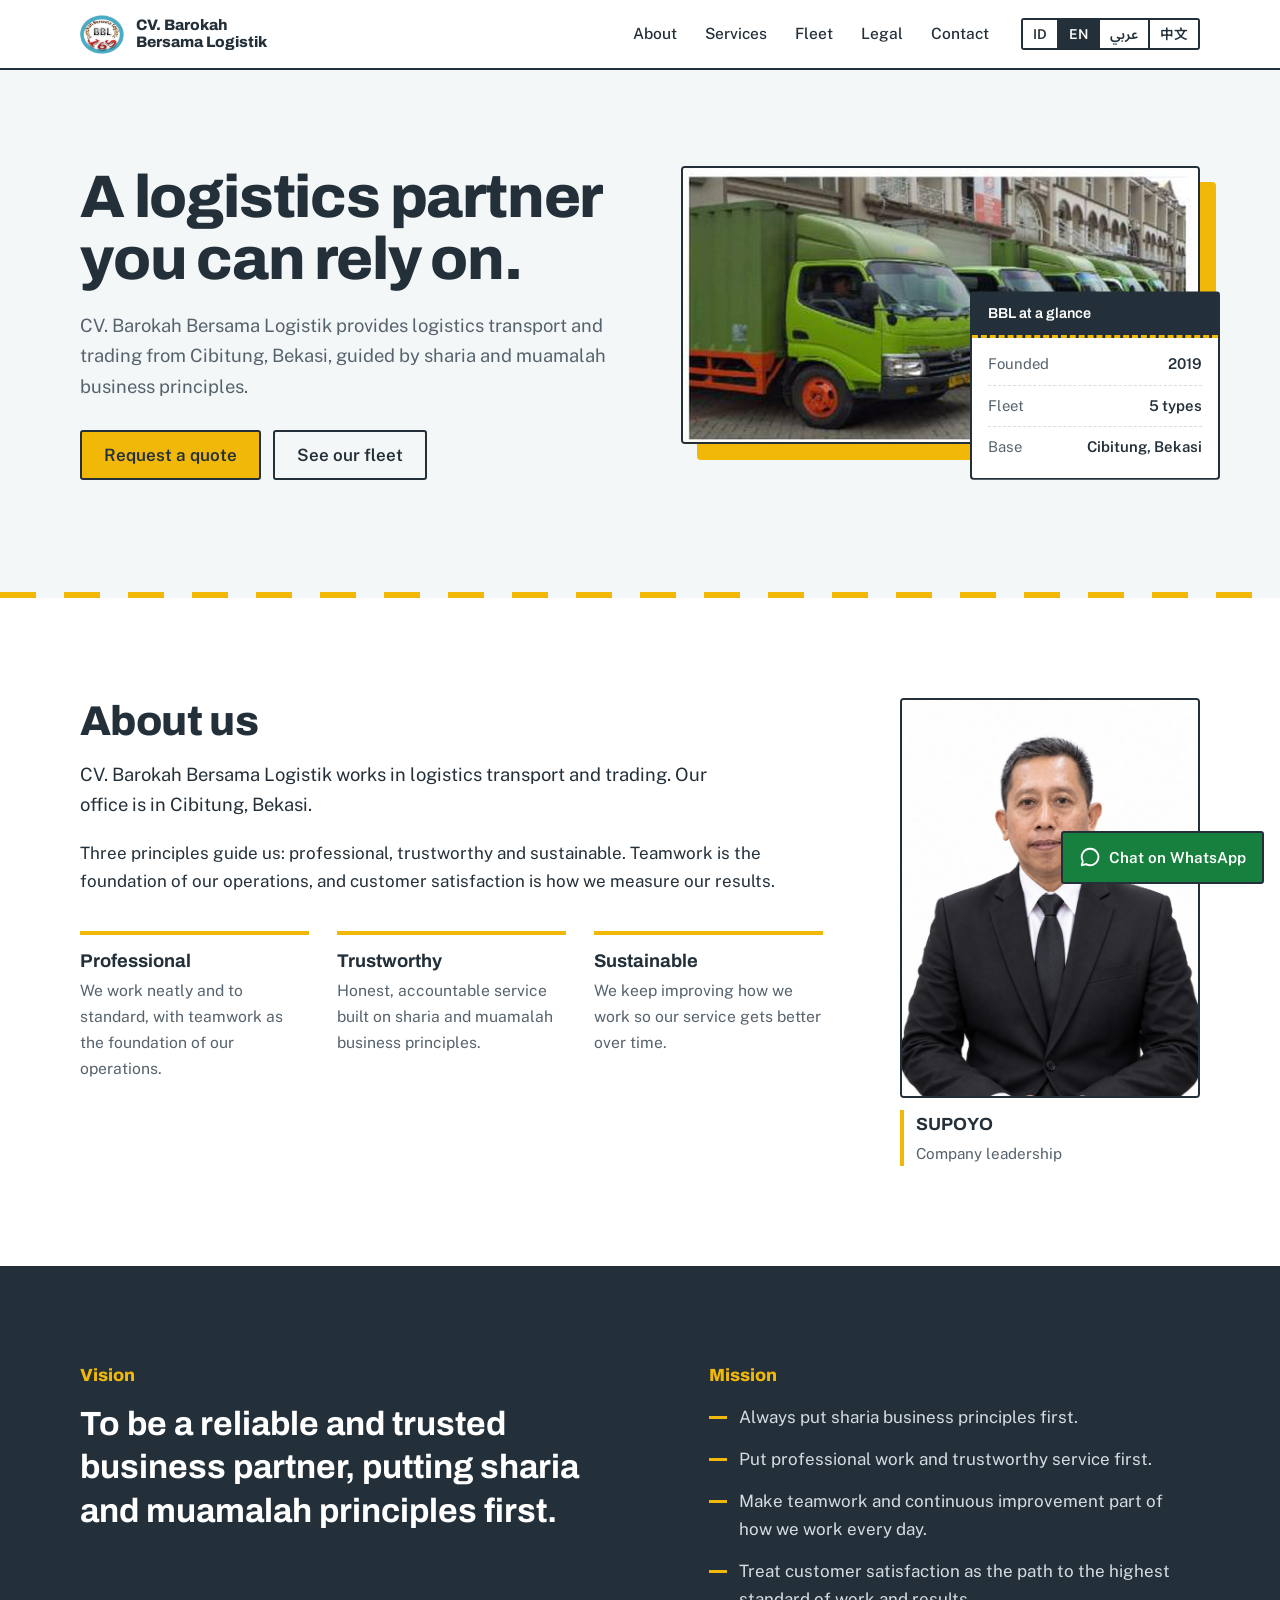
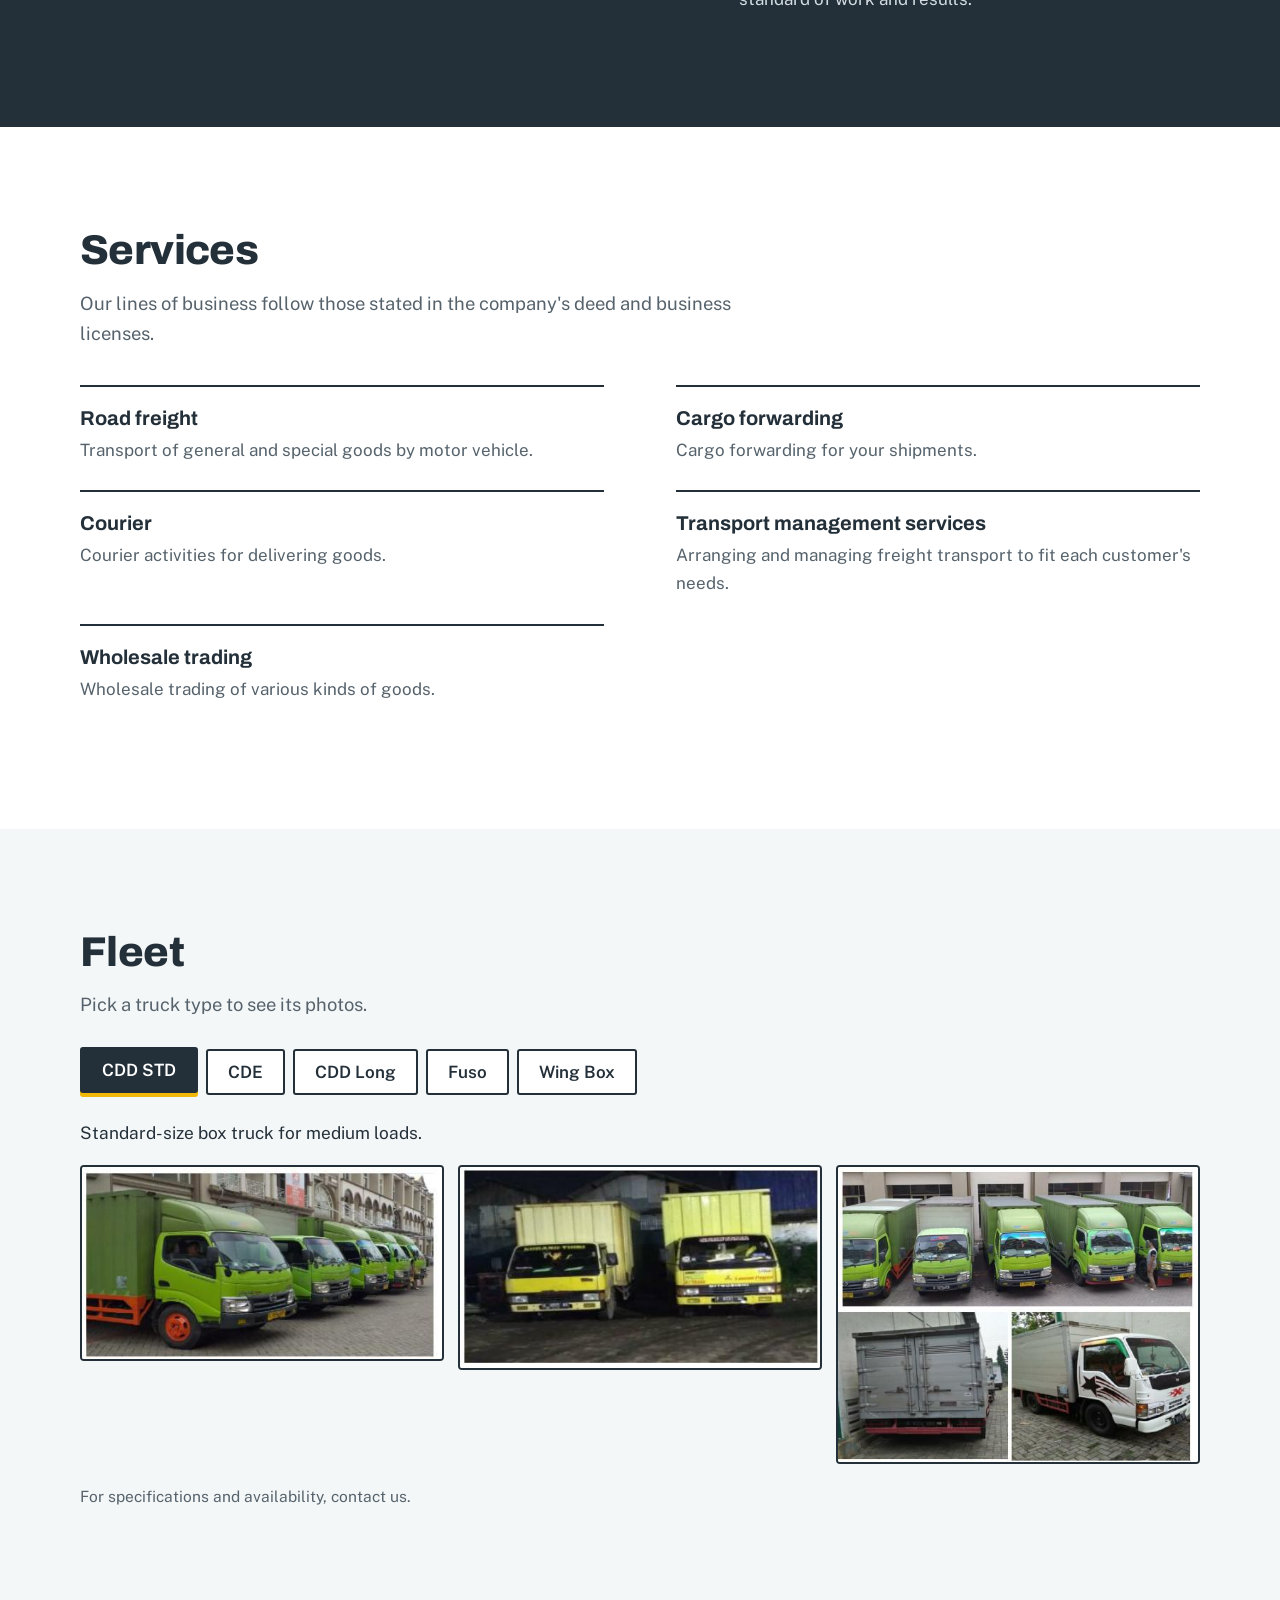
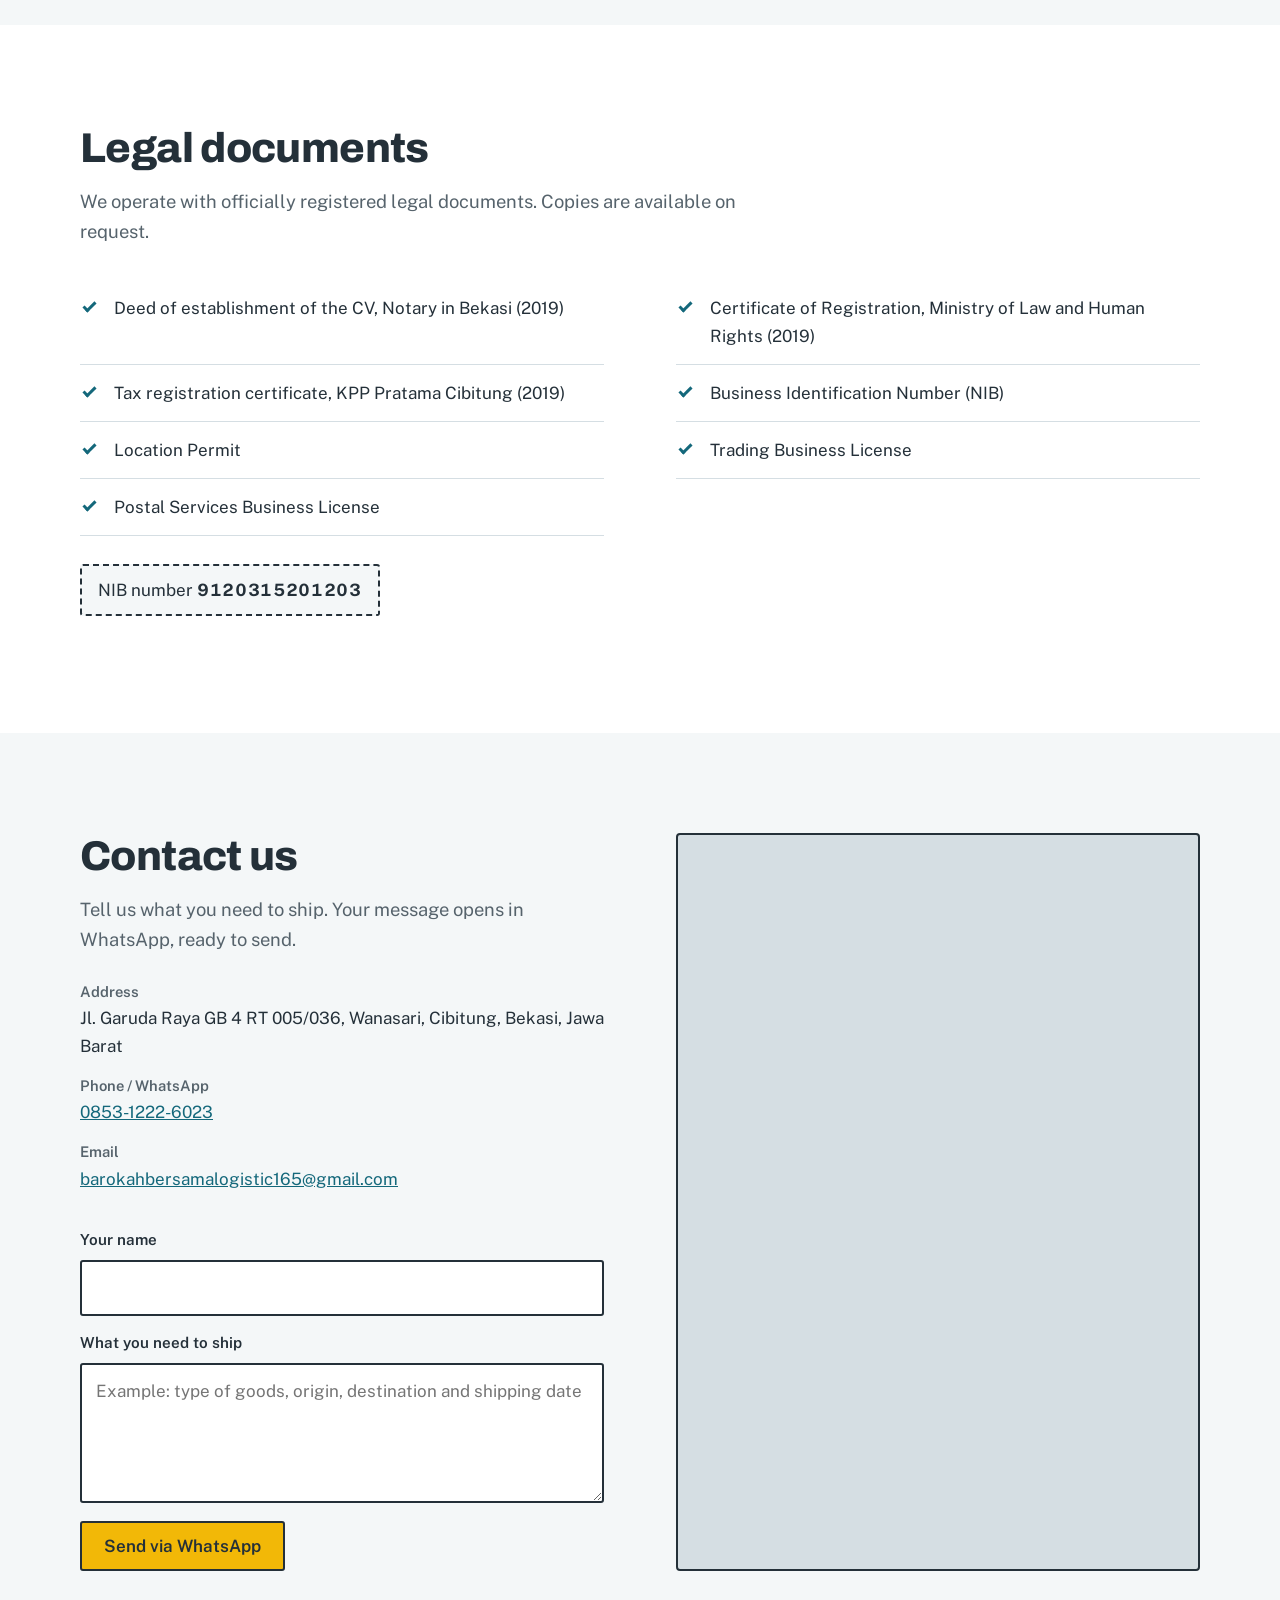
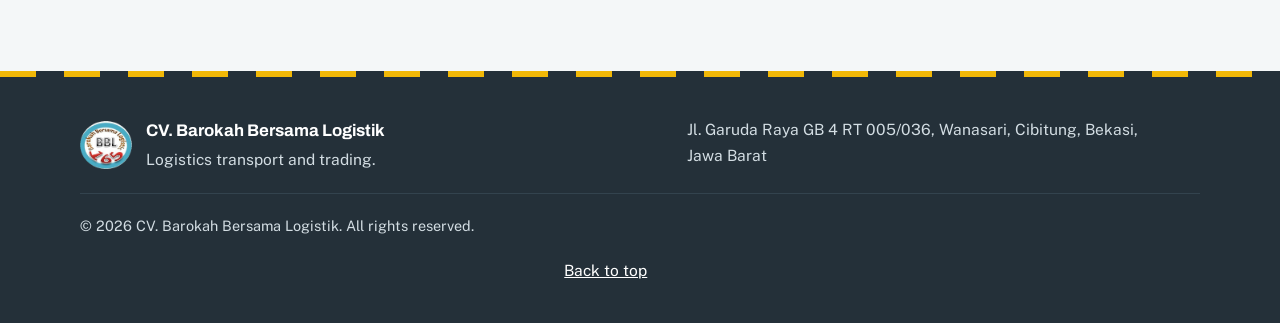
<file: index.html>
<!DOCTYPE html>
<html lang="id" dir="ltr">
<head>
  <meta charset="utf-8">
  <meta name="viewport" content="width=device-width, initial-scale=1, viewport-fit=cover">
  <title data-i18n="meta.title">CV. Barokah Bersama Logistik | Transportasi logistik dan perdagangan di Bekasi</title>
  <meta name="description" data-i18n-attr="content:meta.desc" content="CV. Barokah Bersama Logistik melayani transportasi logistik dan perdagangan dari Cibitung, Bekasi, dengan armada CDD, CDE, Fuso, dan wing box.">
  <meta name="theme-color" content="#243039">
  <meta property="og:type" content="website">
  <meta property="og:title" data-i18n-attr="content:meta.title" content="CV. Barokah Bersama Logistik | Transportasi logistik dan perdagangan di Bekasi">
  <meta property="og:description" data-i18n-attr="content:meta.desc" content="CV. Barokah Bersama Logistik melayani transportasi logistik dan perdagangan dari Cibitung, Bekasi, dengan armada CDD, CDE, Fuso, dan wing box.">
  <meta property="og:image" content="assets/img/hero.jpg">
  <link rel="icon" type="image/png" href="assets/img/favicon-48.png">
  <link rel="apple-touch-icon" href="assets/img/favicon-192.png">

  <link rel="preconnect" href="https://fonts.googleapis.com">
  <link rel="preconnect" href="https://fonts.gstatic.com" crossorigin>
  <link rel="stylesheet" href="https://fonts.googleapis.com/css2?family=Archivo:wght@600;800&family=Noto+Sans+Arabic:wght@400;600;700&family=Noto+Sans+SC:wght@400;500;700&family=Public+Sans:wght@400;500;600&display=swap">
  <link rel="stylesheet" href="css/style.css">
</head>
<body>
  <a class="skip" href="#main" data-i18n="skip">Langsung ke konten</a>

  <header class="site-header">
    <div class="wrap bar">
      <a class="brand" href="#top">
        <img src="assets/img/logo.png" alt="" width="44" height="40">
        <span data-cfg="name">CV. Barokah Bersama Logistik</span>
      </a>

      <nav id="nav" class="nav" data-i18n-attr="aria-label:nav.main" aria-label="Navigasi utama">
        <a href="#tentang" data-i18n="nav.about">Tentang</a>
        <a href="#layanan" data-i18n="nav.services">Layanan</a>
        <a href="#armada" data-i18n="nav.fleet">Armada</a>
        <a href="#legalitas" data-i18n="nav.legal">Legalitas</a>
        <a href="#kontak" data-i18n="nav.contact">Kontak</a>
      </nav>

      <div class="lang" role="group" data-i18n-attr="aria-label:nav.lang" aria-label="Pilih bahasa">
        <button type="button" data-lang="id" lang="id">ID</button>
        <button type="button" data-lang="en" lang="en">EN</button>
        <button type="button" data-lang="ar" lang="ar">عربي</button>
        <button type="button" data-lang="zh" lang="zh-Hans">中文</button>
      </div>

      <button class="menu-btn" type="button" aria-expanded="false" aria-controls="nav" data-i18n-attr="aria-label:nav.menu" aria-label="Buka menu">
        <span></span><span></span><span></span>
      </button>
    </div>
  </header>

  <main id="main">

    <!-- Beranda -->
    <section class="hero" id="top">
      <div class="wrap hero-grid">
        <div class="hero-copy">
          <h1 data-i18n="hero.title">Mitra logistik yang bisa Anda andalkan.</h1>
          <p class="lead" data-i18n="hero.lead">CV. Barokah Bersama Logistik melayani transportasi logistik dan perdagangan dari Cibitung, Bekasi, dengan prinsip bisnis syariah dan muamalah.</p>
          <div class="actions">
            <a class="btn btn-primary" data-wa href="#kontak" data-i18n="hero.cta1">Minta penawaran</a>
            <a class="btn btn-ghost" href="#armada" data-i18n="hero.cta2">Lihat armada</a>
          </div>
        </div>

        <figure class="hero-photo">
          <img src="assets/img/hero.jpg" width="842" height="450" fetchpriority="high" data-i18n-attr="alt:hero.imgAlt" alt="Barisan truk box hijau armada BBL">
          <figcaption class="ticket">
            <p class="ticket-head" data-i18n="ticket.title">Ringkasan BBL</p>
            <dl>
              <div><dt data-i18n="ticket.founded">Berdiri</dt><dd data-cfg="founded">2019</dd></div>
              <div><dt data-i18n="ticket.fleet">Armada</dt><dd data-i18n="ticket.fleetValue">5 jenis</dd></div>
              <div><dt data-i18n="ticket.base">Pangkalan</dt><dd data-i18n="ticket.baseValue">Cibitung, Bekasi</dd></div>
            </dl>
          </figcaption>
        </figure>
      </div>
      <div class="roadline" aria-hidden="true"></div>
    </section>

    <!-- Tentang -->
    <section class="section" id="tentang">
      <div class="wrap about-grid">
        <div class="about-copy">
          <h2 data-i18n="about.title">Tentang kami</h2>
          <p class="lead" data-i18n="about.p1">CV. Barokah Bersama Logistik bergerak di bidang transportasi logistik dan perdagangan. Kantor kami berada di Cibitung, Bekasi.</p>
          <p data-i18n="about.p2">Kami bekerja dengan tiga pegangan: profesional, terpercaya, dan berkelanjutan. Kerja tim menjadi fondasi operasional, dan kepuasan pelanggan menjadi ukuran hasil kerja kami.</p>
          <ul class="principles">
            <li><h3 data-i18n="pr.1.t">Profesional</h3><p data-i18n="pr.1.d">Pekerjaan dijalankan rapi dan sesuai standar, dengan kerja tim sebagai fondasi operasional.</p></li>
            <li><h3 data-i18n="pr.2.t">Terpercaya</h3><p data-i18n="pr.2.d">Pelayanan yang jujur dan dapat dipertanggungjawabkan, berlandaskan prinsip bisnis syariah dan muamalah.</p></li>
            <li><h3 data-i18n="pr.3.t">Berkelanjutan</h3><p data-i18n="pr.3.d">Kami terus memperbaiki cara kerja agar layanan makin baik dari waktu ke waktu.</p></li>
          </ul>
        </div>
        <figure class="leader" data-leader>
          <img src="assets/img/pimpinan.jpg" width="640" height="853" loading="lazy" data-i18n-attr="alt:about.leaderAlt" alt="Foto pimpinan CV. Barokah Bersama Logistik">
          <figcaption>
            <strong data-cfg="leaderName" hidden></strong>
            <span data-i18n="about.leaderRole">Pimpinan perusahaan</span>
          </figcaption>
        </figure>
      </div>
    </section>

    <!-- Visi & Misi -->
    <section class="section band" id="visi">
      <div class="wrap vm">
        <div class="vision">
          <h2 data-i18n="vm.vision.label">Visi</h2>
          <p class="vision-text" data-i18n="vm.vision.text">Menjadi mitra bisnis yang handal dan terpercaya dengan mengutamakan prinsip syariah dan muamalah.</p>
        </div>
        <div class="mission">
          <h2 data-i18n="vm.mission.label">Misi</h2>
          <ul>
            <li data-i18n="vm.m1">Selalu mengedepankan prinsip bisnis syariah.</li>
            <li data-i18n="vm.m2">Mengedepankan kerja profesional dan pelayanan terpercaya.</li>
            <li data-i18n="vm.m3">Menjadikan kerja tim dan perbaikan berkelanjutan sebagai bagian yang berkesinambungan.</li>
            <li data-i18n="vm.m4">Menjadikan kepuasan pelanggan sebagai jalan menuju standar kerja dan hasil yang maksimal.</li>
          </ul>
        </div>
      </div>
    </section>

    <!-- Layanan -->
    <section class="section" id="layanan">
      <div class="wrap">
        <h2 data-i18n="svc.title">Layanan</h2>
        <p class="lead" data-i18n="svc.lead">Bidang usaha kami mengacu pada yang tercantum di akta dan izin usaha perusahaan.</p>
        <ul class="svc-list">
          <li><h3 data-i18n="svc.1.t">Angkutan barang darat</h3><p data-i18n="svc.1.d">Pengangkutan barang umum maupun barang khusus dengan kendaraan bermotor.</p></li>
          <li><h3 data-i18n="svc.2.t">Ekspedisi muatan</h3><p data-i18n="svc.2.d">Ekspedisi muatan untuk pengiriman barang Anda.</p></li>
          <li><h3 data-i18n="svc.3.t">Kurir</h3><p data-i18n="svc.3.d">Aktivitas kurir untuk pengiriman barang.</p></li>
          <li><h3 data-i18n="svc.4.t">Jasa pengurusan transportasi</h3><p data-i18n="svc.4.d">Pengurusan dan pengaturan angkutan barang sesuai kebutuhan pelanggan.</p></li>
          <li><h3 data-i18n="svc.5.t">Perdagangan besar</h3><p data-i18n="svc.5.d">Perdagangan besar berbagai macam barang.</p></li>
        </ul>
      </div>
    </section>

    <!-- Armada -->
    <section class="section alt" id="armada">
      <div class="wrap">
        <h2 data-i18n="fleet.title">Armada</h2>
        <p class="lead" data-i18n="fleet.lead">Pilih jenis armada untuk melihat fotonya.</p>
        <div class="tabs" id="fleet-tabs" role="tablist" data-i18n-attr="aria-label:fleet.tablist" aria-label="Jenis armada"></div>
        <div class="fleet-panel" id="fleet-panel" role="tabpanel" tabindex="0">
          <p class="fleet-desc" id="fleet-desc"></p>
          <div class="gallery" id="fleet-gallery"></div>
        </div>
        <p class="note" data-i18n="fleet.note">Untuk spesifikasi dan ketersediaan armada, hubungi kami.</p>
      </div>
    </section>

    <!-- Legalitas -->
    <section class="section" id="legalitas">
      <div class="wrap">
        <h2 data-i18n="legal.title">Legalitas</h2>
        <p class="lead" data-i18n="legal.lead">Kami menjalankan usaha dengan dokumen legal yang tercatat resmi. Salinannya dapat kami kirim atas permintaan.</p>
        <ul class="legal-list">
          <li data-i18n="legal.d1">Akta pendirian CV, Notaris di Kota Bekasi (2019)</li>
          <li data-i18n="legal.d2">Surat Keterangan Terdaftar, Kementerian Hukum dan HAM (2019)</li>
          <li data-i18n="legal.d3">Surat Keterangan Terdaftar pajak, KPP Pratama Cibitung (2019)</li>
          <li data-i18n="legal.d4">Nomor Induk Berusaha (NIB)</li>
          <li data-i18n="legal.d5">Izin Lokasi</li>
          <li data-i18n="legal.d6">Izin Usaha Perdagangan</li>
          <li data-i18n="legal.d7">Izin Usaha Penyelenggaraan Pos</li>
        </ul>
        <p class="nib" data-nib hidden><span data-i18n="legal.nib">Nomor NIB</span> <strong data-cfg="nib"></strong></p>
      </div>
    </section>

    <!-- Kontak -->
    <section class="section alt" id="kontak">
      <div class="wrap contact-grid">
        <div class="contact-main">
          <h2 data-i18n="contact.title">Hubungi kami</h2>
          <p class="lead" data-i18n="contact.lead">Ceritakan kebutuhan pengiriman Anda. Pesan akan terbuka di WhatsApp dan tinggal Anda kirim.</p>

          <dl class="contact-info">
            <div><dt data-i18n="contact.address">Alamat</dt><dd data-cfg="address"></dd></div>
            <div><dt data-i18n="contact.phone">Telepon / WhatsApp</dt><dd><a data-cfg="phoneDisplay" data-cfg-href="tel" href="#"></a></dd></div>
            <div><dt data-i18n="contact.email">Email</dt><dd><a data-cfg="email" data-cfg-href="mail" href="#"></a></dd></div>
          </dl>

          <form id="wa-form" class="form" novalidate>
            <label for="f-name" data-i18n="contact.form.name">Nama Anda</label>
            <input id="f-name" name="name" type="text" autocomplete="name" required>
            <label for="f-message" data-i18n="contact.form.message">Kebutuhan pengiriman</label>
            <textarea id="f-message" name="message" rows="4" required data-i18n-attr="placeholder:contact.form.ph" placeholder="Contoh: jenis barang, asal, tujuan, dan jadwal kirim"></textarea>
            <button class="btn btn-primary" type="submit" data-i18n="contact.form.submit">Kirim lewat WhatsApp</button>
          </form>
        </div>

        <div class="map">
          <iframe id="map" loading="lazy" referrerpolicy="no-referrer-when-downgrade" data-i18n-attr="title:contact.map" title="Peta lokasi kantor CV. Barokah Bersama Logistik"></iframe>
        </div>
      </div>
    </section>
  </main>

  <footer class="site-footer">
    <div class="roadline" aria-hidden="true"></div>
    <div class="wrap foot">
      <div class="foot-brand">
        <img src="assets/img/logo.png" alt="" width="52" height="47" loading="lazy">
        <div>
          <strong data-cfg="name">CV. Barokah Bersama Logistik</strong>
          <p data-i18n="footer.tagline">Transportasi logistik dan perdagangan.</p>
        </div>
      </div>
      <address data-cfg="address"></address>
      <p class="copy">&copy; <span data-year>2026</span> <span data-cfg="name">CV. Barokah Bersama Logistik</span>. <span data-i18n="footer.rights">Seluruh hak dilindungi.</span></p>
      <a class="to-top" href="#top" data-i18n="footer.top">Kembali ke atas</a>
    </div>
  </footer>

  <a class="wa-float" data-wa href="#kontak">
    <svg viewBox="0 0 24 24" width="22" height="22" aria-hidden="true"><path d="M12 3a9 9 0 0 0-7.8 13.5L3 21l4.7-1.2A9 9 0 1 0 12 3z" fill="none" stroke="currentColor" stroke-width="2" stroke-linejoin="round"/></svg>
    <span data-i18n="float.wa">Chat WhatsApp</span>
  </a>

  <dialog id="lightbox">
    <button type="button" class="lb-close" data-i18n-attr="aria-label:fleet.close" aria-label="Tutup">&times;</button>
    <img alt="">
  </dialog>

  <script src="js/config.js"></script>
  <script src="js/fleet-data.js"></script>
  <script src="js/lang/id.js"></script>
  <script src="js/lang/en.js"></script>
  <script src="js/lang/ar.js"></script>
  <script src="js/lang/zh.js"></script>
  <script src="js/i18n.js"></script>
  <script src="js/main.js"></script>
</body>
</html>
</file>
<file: css/style.css>
/* ============================================================
   CV. Barokah Bersama Logistik
   Tema: aspal, marka jalan kuning, teal dari logo.
   Memakai properti logis (inline-start/end) supaya Arab (RTL) otomatis terbalik.
   ============================================================ */

:root {
  --asphalt: #243039;
  --asphalt-2: #33434e;
  --marking: #f2b807;
  --marking-dark: #d9a406;
  --teal: #1f8fa8;
  --teal-ink: #14687b;
  --paper: #f4f7f8;
  --white: #ffffff;
  --muted: #56636c;
  --line: #d5dee3;
  --on-dark: #d3dde3;

  --font-head: "Archivo", "Noto Sans Arabic", "Noto Sans SC", system-ui, sans-serif;
  --font-body: "Public Sans", "Noto Sans Arabic", "Noto Sans SC", system-ui, sans-serif;

  --wrap: 1120px;
  --gutter: clamp(20px, 5vw, 40px);
  --header-h: 68px;
}

html[lang="ar"] {
  --font-head: "Noto Sans Arabic", "Archivo", system-ui, sans-serif;
  --font-body: "Noto Sans Arabic", "Public Sans", system-ui, sans-serif;
}
html[lang="zh-Hans"] {
  --font-head: "Noto Sans SC", "Archivo", system-ui, sans-serif;
  --font-body: "Noto Sans SC", "Public Sans", system-ui, sans-serif;
}

*, *::before, *::after { box-sizing: border-box; }
html { scroll-behavior: smooth; scroll-padding-top: calc(var(--header-h) + 12px); -webkit-text-size-adjust: 100%; }
body {
  margin: 0;
  font-family: var(--font-body);
  font-size: 1.0625rem;
  line-height: 1.65;
  color: var(--asphalt);
  background: var(--white);
}
html[lang="zh-Hans"] body { line-height: 1.8; }
img { max-width: 100%; height: auto; display: block; }
a { color: var(--teal-ink); }
h1, h2, h3 { font-family: var(--font-head); margin: 0; line-height: 1.15; }
p { margin: 0 0 1em; }
ul { margin: 0; padding: 0; list-style: none; }
dl, dd, figure { margin: 0; }
[hidden] { display: none !important; }

:focus-visible { outline: 3px solid var(--teal); outline-offset: 3px; }
.band :focus-visible, .site-footer :focus-visible { outline-color: var(--marking); }

.wrap { width: min(100% - 2 * var(--gutter), var(--wrap)); margin-inline: auto; }

.skip {
  position: absolute; inset-inline-start: 12px; top: -60px; z-index: 100;
  background: var(--asphalt); color: var(--white); padding: 10px 16px; border-radius: 3px;
}
.skip:focus { top: 12px; }

/* ---------- Penanda jalan (elemen khas) ---------- */
.roadline {
  height: 6px;
  background: repeating-linear-gradient(90deg, var(--marking) 0 36px, transparent 36px 64px);
}

/* ---------- Header ---------- */
.site-header {
  position: sticky; top: 0; z-index: 50;
  background: var(--white);
  border-bottom: 2px solid var(--asphalt);
}
.bar { display: flex; align-items: center; gap: 20px; min-height: var(--header-h); }
.brand {
  display: flex; align-items: center; gap: 12px;
  color: var(--asphalt); text-decoration: none;
  font-family: var(--font-head); font-weight: 800; font-size: 0.95rem; line-height: 1.15;
  max-width: 210px;
}
.brand img { flex: none; }
.nav { display: flex; gap: 4px; margin-inline-start: auto; }
.nav a {
  padding: 8px 12px; border-radius: 3px;
  color: var(--asphalt); text-decoration: none; font-weight: 500; font-size: 0.97rem;
}
.nav a:hover { background: var(--paper); color: var(--teal-ink); }

.lang { display: flex; border: 2px solid var(--asphalt); border-radius: 3px; overflow: hidden; }
.lang button {
  font: inherit; font-size: 0.85rem; font-weight: 600;
  background: var(--white); color: var(--asphalt);
  border: 0; padding: 6px 10px; cursor: pointer; line-height: 1.2;
}
.lang button + button { border-inline-start: 2px solid var(--asphalt); }
.lang button:hover { background: var(--paper); }
.lang button[aria-pressed="true"] { background: var(--asphalt); color: var(--white); }

.menu-btn {
  display: none; width: 44px; height: 44px; padding: 0; margin-inline-start: -4px;
  background: transparent; border: 2px solid var(--asphalt); border-radius: 3px; cursor: pointer;
  flex-direction: column; align-items: center; justify-content: center; gap: 4px;
}
.menu-btn span { display: block; width: 20px; height: 2px; background: var(--asphalt); }

/* ---------- Tombol ---------- */
.btn {
  display: inline-block; font: inherit; font-weight: 600; text-decoration: none; cursor: pointer;
  padding: 13px 22px; border: 2px solid var(--asphalt); border-radius: 3px; line-height: 1.2;
  transition: background-color .15s, color .15s;
}
.btn-primary { background: var(--marking); color: var(--asphalt); }
.btn-primary:hover { background: var(--marking-dark); }
.btn-ghost { background: transparent; color: var(--asphalt); }
.btn-ghost:hover { background: var(--asphalt); color: var(--white); }

/* ---------- Hero ---------- */
.hero { background: var(--paper); }
.hero-grid {
  display: grid; grid-template-columns: 1.02fr 1fr; gap: clamp(32px, 6vw, 72px);
  align-items: center; padding-block: clamp(48px, 8vw, 96px) clamp(64px, 9vw, 112px);
}
.hero h1 {
  font-size: clamp(2.3rem, 5vw, 3.75rem); font-weight: 800; letter-spacing: -0.02em; line-height: 1.04;
  margin-bottom: 20px; max-width: 15ch;
}
html[lang="ar"] .hero h1, html[lang="zh-Hans"] .hero h1 { letter-spacing: 0; line-height: 1.25; max-width: none; }
.lead { font-size: 1.15rem; color: var(--muted); max-width: 60ch; }
.actions { display: flex; flex-wrap: wrap; gap: 12px; margin-top: 28px; }

.hero-photo { position: relative; margin-block-end: 36px; }
.hero-photo::before {
  content: ""; position: absolute; inset-block: 16px -16px; inset-inline: 16px -16px;
  background: var(--marking); border-radius: 4px; z-index: 0;
}
.hero-photo > img {
  position: relative; z-index: 1; width: 100%; height: auto; aspect-ratio: 842 / 450; object-fit: cover;
  border: 2px solid var(--asphalt); border-radius: 4px; background: var(--line);
}

/* Kartu "surat jalan" */
.ticket {
  position: absolute; z-index: 2; bottom: -36px; right: -20px; width: 250px;
  background: var(--white); border: 2px solid var(--asphalt); border-radius: 4px;
  animation: print .9s steps(14, end) .35s both;
}
.ticket-head {
  margin: 0; padding: 9px 16px; background: var(--asphalt); color: var(--white);
  font-family: var(--font-head); font-weight: 600; font-size: 0.9rem;
  border-bottom: 3px dashed var(--marking);
}
.ticket dl { padding: 6px 16px 10px; }
.ticket dl div {
  display: flex; justify-content: space-between; gap: 12px; padding: 8px 0;
  border-bottom: 1px dashed var(--line); font-size: 0.93rem;
}
.ticket dl div:last-child { border-bottom: 0; }
.ticket dt { color: var(--muted); }
.ticket dd { font-weight: 600; text-align: end; }

@keyframes print {
  from { clip-path: inset(0 0 100% 0); }
  to   { clip-path: inset(0 0 0 0); }
}

/* ---------- Seksi umum ---------- */
.section { padding-block: clamp(56px, 8vw, 100px); }
.section.alt { background: var(--paper); }
.section h2 {
  font-size: clamp(1.8rem, 3.6vw, 2.6rem); font-weight: 800; letter-spacing: -0.015em; margin-bottom: 14px;
}
html[lang="ar"] .section h2, html[lang="zh-Hans"] .section h2 { letter-spacing: 0; line-height: 1.3; }
.note { margin-top: 20px; color: var(--muted); font-size: 0.97rem; }

/* ---------- Tentang ---------- */
.about-grid { display: grid; grid-template-columns: 1fr 300px; gap: clamp(32px, 6vw, 80px); align-items: start; }
.about-copy .lead { color: var(--asphalt); }
.principles { display: grid; grid-template-columns: repeat(3, 1fr); gap: 28px; margin-top: 36px; }
.principles li { border-top: 4px solid var(--marking); padding-top: 16px; }
.principles h3 { font-size: 1.15rem; margin-bottom: 6px; }
.principles p { color: var(--muted); font-size: 0.98rem; margin: 0; }

.leader img { width: 100%; aspect-ratio: 3 / 4; object-fit: cover; object-position: top; border: 2px solid var(--asphalt); border-radius: 4px; background: var(--line); }
.leader figcaption {
  display: flex; flex-direction: column; gap: 2px; margin-top: 12px;
  padding-inline-start: 12px; border-inline-start: 4px solid var(--marking);
}
.leader strong { font-family: var(--font-head); font-size: 1.1rem; }
.leader span { color: var(--muted); font-size: 0.95rem; }

/* ---------- Visi & misi (satu-satunya pita gelap di tengah halaman) ---------- */
.band { background: var(--asphalt); color: var(--white); }
.band h2 { color: var(--marking); font-size: 1.1rem; letter-spacing: 0; margin-bottom: 16px; }
.vm { display: grid; grid-template-columns: 1.1fr 1fr; gap: clamp(32px, 7vw, 96px); }
.vision-text {
  font-family: var(--font-head); font-weight: 700; font-size: clamp(1.5rem, 3vw, 2.1rem); line-height: 1.3; margin: 0;
}
html[lang="ar"] .vision-text, html[lang="zh-Hans"] .vision-text { line-height: 1.6; }
.mission li {
  position: relative; padding-inline-start: 30px; margin-bottom: 14px; color: var(--on-dark);
}
.mission li::before {
  content: ""; position: absolute; inset-inline-start: 0; top: 0.8em; width: 18px; height: 3px; background: var(--marking);
}

/* ---------- Layanan ---------- */
.svc-list { display: grid; grid-template-columns: repeat(2, 1fr); gap: 0 clamp(28px, 6vw, 72px); margin-top: 36px; }
.svc-list li { border-top: 2px solid var(--asphalt); padding: 20px 0 26px; }
.svc-list h3 { font-size: 1.25rem; margin-bottom: 6px; }
.svc-list p { margin: 0; color: var(--muted); }

/* ---------- Armada ---------- */
.tabs { display: flex; flex-wrap: wrap; gap: 8px; margin-top: 28px; }
.tabs [role="tab"] {
  font: inherit; font-weight: 600; cursor: pointer; line-height: 1.2;
  padding: 11px 20px; background: var(--white); color: var(--asphalt);
  border: 2px solid var(--asphalt); border-radius: 3px;
}
.tabs [role="tab"]:hover { background: var(--white); border-color: var(--teal-ink); color: var(--teal-ink); }
.tabs [role="tab"][aria-selected="true"] {
  background: var(--asphalt); color: var(--white); box-shadow: 0 4px 0 var(--marking); transform: translateY(-2px);
}
.fleet-panel { margin-top: 24px; }
.fleet-desc { font-size: 1.08rem; max-width: 62ch; }
.gallery { display: grid; gap: 14px; grid-template-columns: repeat(auto-fit, minmax(min(100%, 300px), 1fr)); align-items: start; }
.gallery[data-count="1"] { max-width: 640px; }
.shot {
  display: block; width: 100%; padding: 0; cursor: zoom-in; background: var(--white);
  border: 2px solid var(--asphalt); border-radius: 4px; overflow: hidden;
}
.shot img { width: 100%; height: auto; transition: transform .25s; }
.shot:hover img { transform: scale(1.03); }

#lightbox {
  padding: 0; border: 2px solid var(--asphalt); border-radius: 4px; background: var(--asphalt);
  max-width: min(92vw, 960px); max-height: 92vh; overflow: visible;
}
#lightbox::backdrop { background: rgba(36, 48, 57, .82); }
#lightbox img { max-width: 100%; max-height: 88vh; width: auto; margin: auto; }
.lb-close {
  position: absolute; top: -18px; inset-inline-end: -18px; width: 40px; height: 40px;
  border-radius: 50%; border: 2px solid var(--asphalt); background: var(--marking); color: var(--asphalt);
  font-size: 1.5rem; line-height: 1; cursor: pointer;
}

/* ---------- Legalitas ---------- */
.legal-list { display: grid; grid-template-columns: repeat(2, 1fr); gap: 0 clamp(28px, 6vw, 72px); margin-top: 32px; }
.legal-list li {
  position: relative; padding: 14px 0 14px 34px; border-bottom: 1px solid var(--line);
}
html[dir="rtl"] .legal-list li { padding: 14px 34px 14px 0; }
.legal-list li::before {
  content: ""; position: absolute; inset-inline-start: 6px; top: 1.1em; width: 7px; height: 13px;
  border: solid var(--teal-ink); border-width: 0 3px 3px 0; transform: rotate(45deg);
}
.nib {
  display: inline-block; margin-top: 28px; padding: 10px 16px;
  border: 2px dashed var(--asphalt); border-radius: 3px; background: var(--paper);
}
.nib strong { font-variant-numeric: tabular-nums; letter-spacing: .04em; }

/* ---------- Kontak ---------- */
.contact-grid { display: grid; grid-template-columns: 1fr 1fr; gap: clamp(32px, 6vw, 72px); align-items: stretch; }
.contact-info { margin: 24px 0 28px; display: grid; gap: 14px; }
.contact-info dt { font-weight: 600; font-size: 0.92rem; color: var(--muted); }
.contact-info dd { overflow-wrap: anywhere; }

.form { display: grid; gap: 8px; }
.form label { font-weight: 600; font-size: 0.95rem; margin-top: 6px; }
.form input, .form textarea {
  font: inherit; color: inherit; width: 100%; padding: 12px 14px;
  background: var(--white); border: 2px solid var(--asphalt); border-radius: 3px;
}
.form textarea { resize: vertical; min-height: 110px; }
.form input:focus-visible, .form textarea:focus-visible { outline-offset: 0; border-color: var(--teal); }
.form .btn { justify-self: start; margin-top: 10px; }

.map { min-height: 380px; border: 2px solid var(--asphalt); border-radius: 4px; overflow: hidden; background: var(--line); }
.map iframe { width: 100%; height: 100%; min-height: 380px; border: 0; display: block; }

/* ---------- Footer ---------- */
.site-footer { background: var(--asphalt); color: var(--on-dark); font-size: 0.97rem; }
.site-footer a { color: var(--white); }
.foot {
  display: grid; grid-template-columns: 1.2fr 1fr auto; gap: 20px 40px; align-items: start; padding-block: 40px;
}
.foot-brand { display: flex; gap: 14px; align-items: center; }
.foot-brand strong { color: var(--white); font-family: var(--font-head); font-size: 1.05rem; }
.foot-brand p { margin: 2px 0 0; }
.foot address { font-style: normal; }
.copy { grid-column: 1 / -1; margin: 0; padding-top: 20px; border-top: 1px solid var(--asphalt-2); font-size: 0.9rem; }
.to-top { text-align: end; }

/* ---------- Tombol WhatsApp melayang ---------- */
.wa-float {
  position: fixed; z-index: 40; inset-inline-end: 16px; bottom: calc(16px + env(safe-area-inset-bottom, 0px));
  display: inline-flex; align-items: center; gap: 8px;
  background: #17803f; color: var(--white); text-decoration: none; font-weight: 600; font-size: 0.95rem;
  padding: 12px 16px; border: 2px solid var(--asphalt); border-radius: 3px;
}
.wa-float:hover { background: #126632; }

/* ---------- Responsif ---------- */
@media (max-width: 960px) {
  .hero-grid, .about-grid, .vm, .contact-grid { grid-template-columns: 1fr; }
  .hero h1 { max-width: 18ch; }
  .leader { max-width: 280px; }
  .foot { grid-template-columns: 1fr; }
  .to-top { text-align: start; }
}

@media (max-width: 820px) {
  .menu-btn { display: flex; order: 3; }
  .lang { margin-inline-start: auto; }
  .nav {
    position: absolute; inset-inline: 0; top: 100%; margin: 0;
    display: none; flex-direction: column; gap: 0; padding: 8px var(--gutter) 16px;
    background: var(--white); border-bottom: 2px solid var(--asphalt);
  }
  .nav.open { display: flex; }
  .nav a { padding: 14px 4px; border-bottom: 1px solid var(--line); border-radius: 0; }
}

@media (max-width: 640px) {
  body { font-size: 1rem; }
  .brand span { display: none; }
  .principles, .svc-list, .legal-list { grid-template-columns: 1fr; }
  .principles { gap: 22px; }
  .hero-photo { margin-block-end: 0; }
  .hero-photo::before { inset-block: 10px -10px; inset-inline: 10px -10px; }
  .ticket { position: relative; right: auto; bottom: auto; width: calc(100% - 28px); margin: -28px 0 0 14px; }
  html[dir="rtl"] .ticket { margin: -28px 14px 0 0; }
  .wa-float span { display: none; }
  .wa-float { padding: 14px; }
  .hero-grid { padding-block-end: 56px; }
}

@media (prefers-reduced-motion: reduce) {
  html { scroll-behavior: auto; }
  .ticket { animation: none; }
  .shot img { transition: none; }
  .shot:hover img { transform: none; }
  .tabs [role="tab"][aria-selected="true"] { transform: none; }
}
</file>
